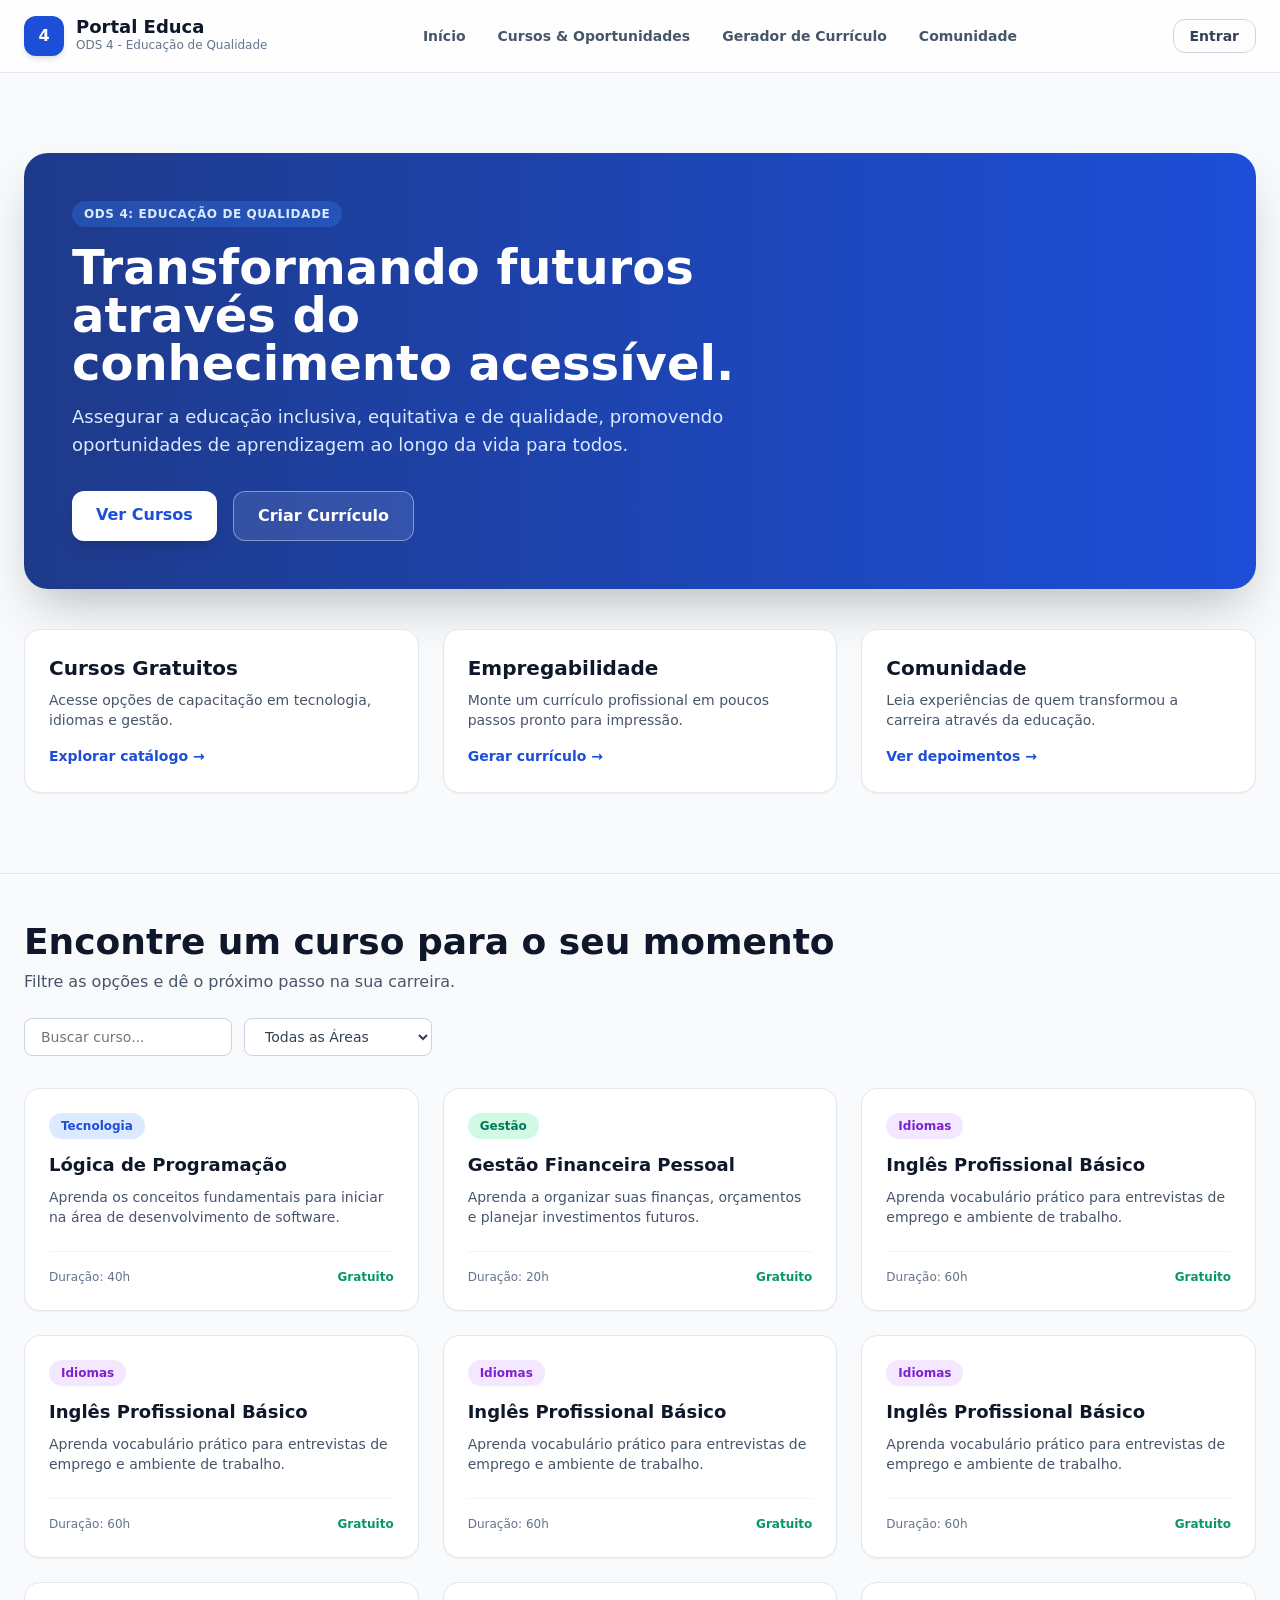
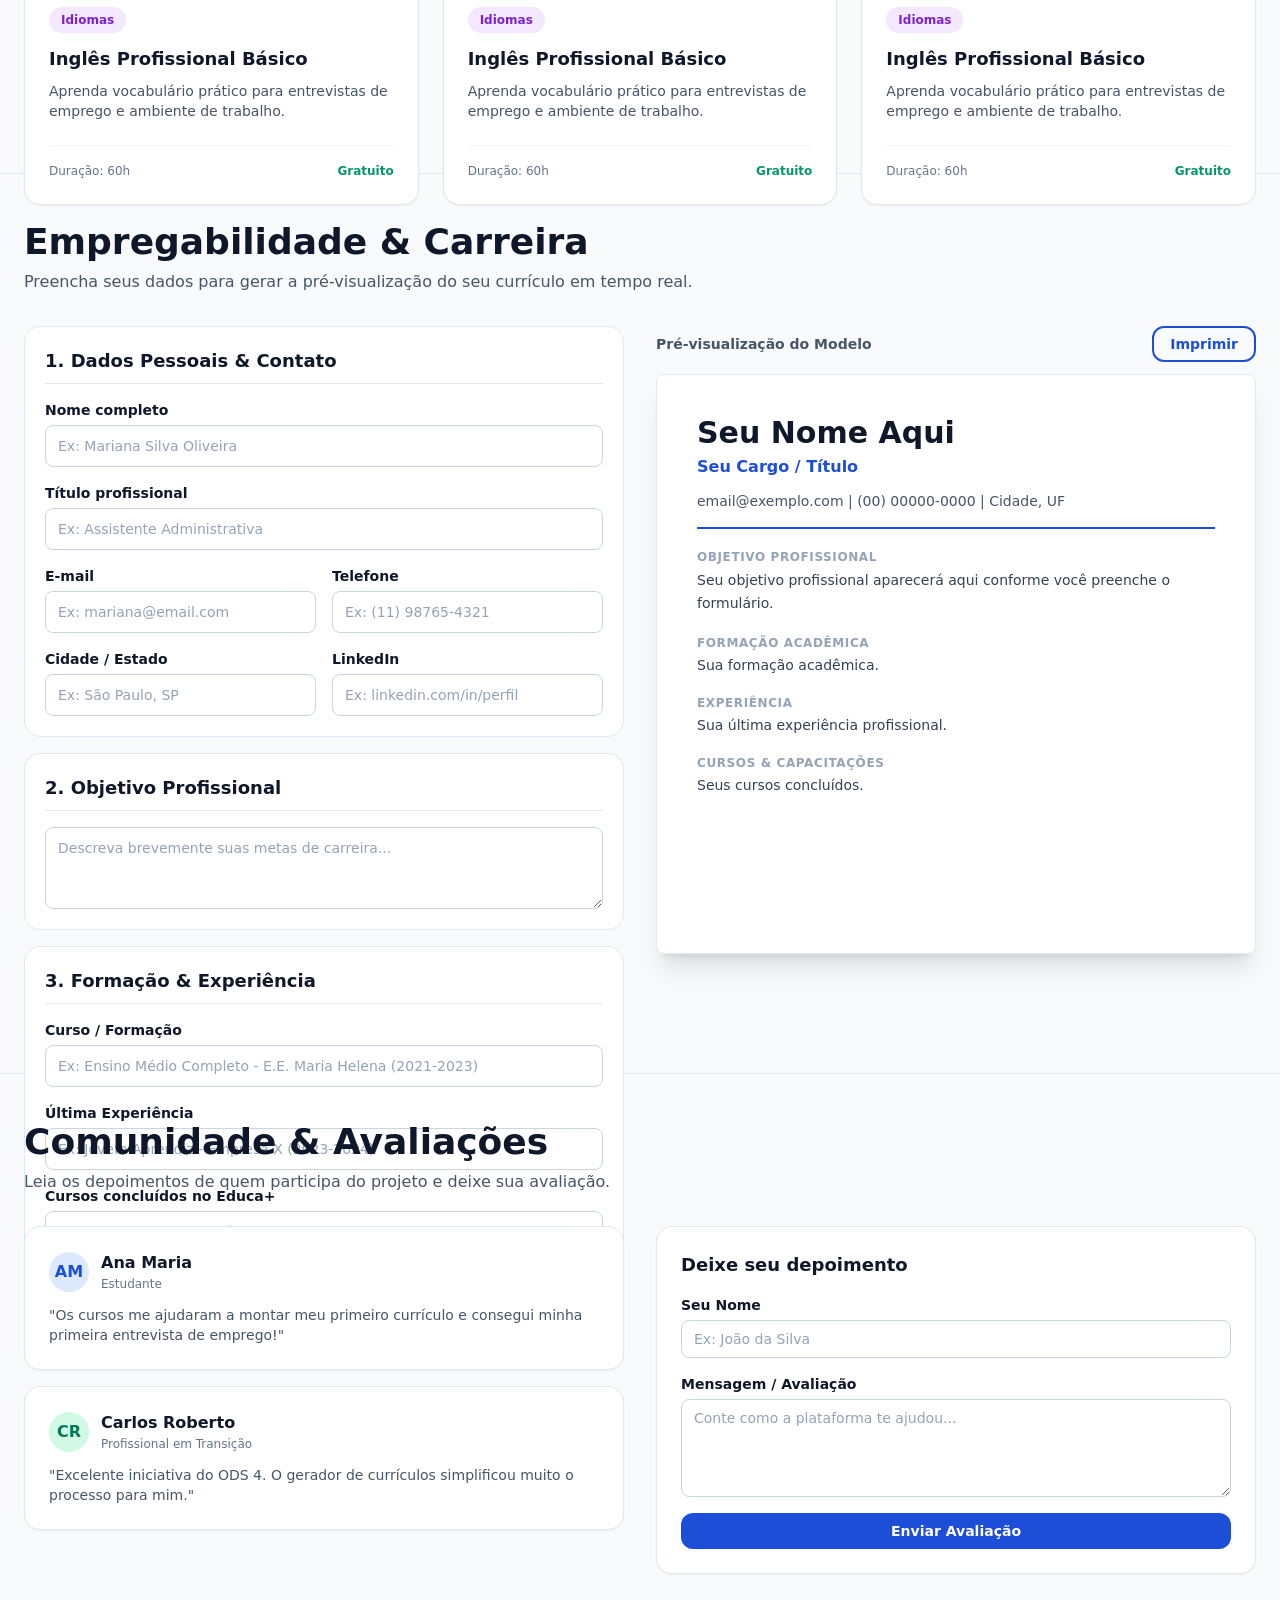
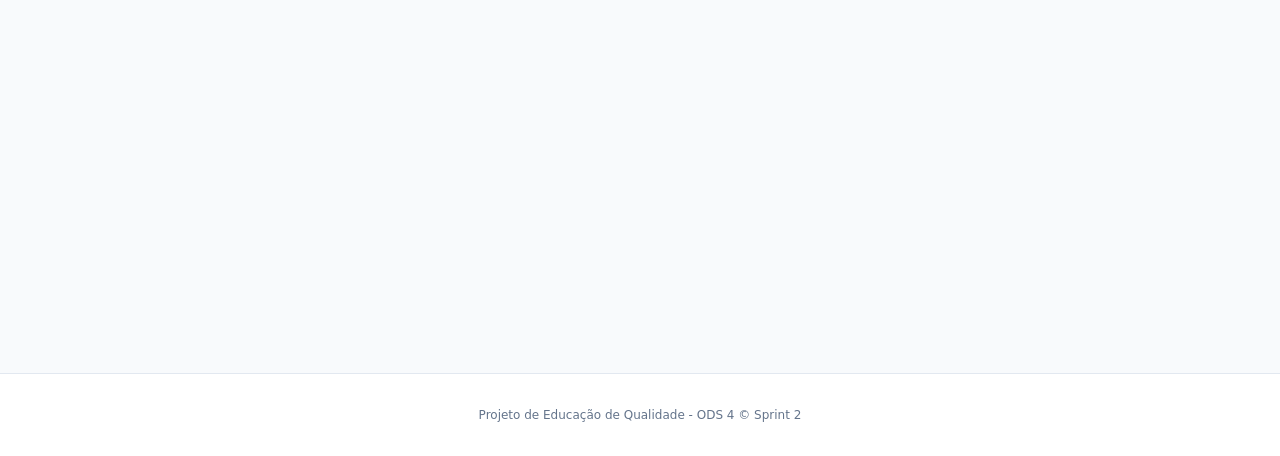
<file: EducacaodeQualidade/index.html>
<!DOCTYPE html>
<html lang="pt-BR">
<head>
  <meta charset="UTF-8">
  <meta name="viewport" content="width=device-width, initial-scale=1.0">
  <title>PORTAL | Educação de Qualidade - ODS 4</title>
  <meta name="description" content="Portal Educa+: cursos gratuitos, gerador de currículo e comunidade, baseado na ODS 4 da ONU.">

  <link rel="stylesheet" href="style.css">
</head>
<body>

  <!-- ===================== CABEÇALHO ===================== -->
  <header class="cabecalho-portal">
    <div class="container cabecalho-conteudo">

      <a href="#secao-apresentacao" class="marca-portal" aria-label="Educa+, voltar para o início">
        <span class="marca-simbolo" aria-hidden="true">4</span>
        <span>
          <span class="marca-nome">Portal Educa</span>
          <span class="marca-descricao">ODS 4 - Educação de Qualidade</span>
        </span>
      </a>

      <nav class="menu-principal" aria-label="Menu principal">
        <a href="#secao-apresentacao" class="menu-link">Início</a>
        <a href="#secao-cursos" class="menu-link">Cursos &amp; Oportunidades</a>
        <a href="#secao-curriculo" class="menu-link">Gerador de Currículo</a>
        <a href="#secao-comunidade" class="menu-link">Comunidade</a>
      </nav>

      <!-- FUTURO (JavaScript): este botão ainda não executa nenhuma ação -->
      <button type="button" class="botao-entrar">Entrar</button>

    </div>
  </header>

  <main id="conteudo-principal">

    <!-- ===================== INÍCIO / APRESENTAÇÃO ===================== -->
    <section id="secao-apresentacao" class="secao-apresentacao">
      <div class="container">

        <!-- Banner de apresentação -->
        <div class="banner-apresentacao">
          <div class="banner-conteudo">
            <span class="banner-etiqueta">ODS 4: Educação de Qualidade</span>
            <h1 class="banner-titulo">Transformando futuros através do conhecimento acessível.</h1>
            <p class="banner-texto">
              Assegurar a educação inclusiva, equitativa e de qualidade, promovendo oportunidades de aprendizagem ao longo da vida para todos.
            </p>
            <div class="banner-botoes">
              <a href="#secao-cursos" class="botao-banner-principal">Ver Cursos</a>
              <a href="#secao-curriculo" class="botao-banner-secundario">Criar Currículo</a>
            </div>
          </div>
        </div>

        <!-- Cartões de navegação rápida -->
        <div id="atalhos-portal" class="grade-cartoes atalhos-portal">

          <article class="cartao cartao-atalho">
            <h2 class="cartao-atalho-titulo">Cursos Gratuitos</h2>
            <p class="cartao-atalho-texto">Acesse opções de capacitação em tecnologia, idiomas e gestão.</p>
            <a href="#secao-cursos" class="cartao-atalho-link">Explorar catálogo &rarr;</a>
          </article>

          <article class="cartao cartao-atalho">
            <h2 class="cartao-atalho-titulo">Empregabilidade</h2>
            <p class="cartao-atalho-texto">Monte um currículo profissional em poucos passos pronto para impressão.</p>
            <a href="#secao-curriculo" class="cartao-atalho-link">Gerar currículo &rarr;</a>
          </article>

          <article class="cartao cartao-atalho cartao-atalho-largo">
            <h2 class="cartao-atalho-titulo">Comunidade</h2>
            <p class="cartao-atalho-texto">Leia experiências de quem transformou a carreira através da educação.</p>
            <a href="#secao-comunidade" class="cartao-atalho-link">Ver depoimentos &rarr;</a>
          </article>

        </div>
      </div>
    </section>

    <!-- ===================== CURSOS ===================== -->
    <section id="secao-cursos" class="secao-pagina">
      <div class="container">

        <h2 class="titulo-secao">Encontre um curso para o seu momento</h2>
        <p class="subtitulo-secao">Filtre as opções e dê o próximo passo na sua carreira.</p>

        <!-- Filtros (apenas visuais).
             FUTURO (JavaScript): filtrar a lista de cursos pela busca e pela área -->
        <div id="filtros-cursos" class="filtros-cursos">
          <label for="busca-curso" class="somente-leitor-de-tela">Buscar curso</label>
          <input type="text" id="busca-curso" class="filtro-campo" placeholder="Buscar curso...">

          <label for="filtro-area" class="somente-leitor-de-tela">Área do curso</label>
          <select id="filtro-area" class="filtro-campo filtro-area">
            <option>Todas as Áreas</option>
            <option>Tecnologia</option>
            <option>Gestão &amp; Negócios</option>
            <option>Idiomas</option>
          </select>
        </div>

        <!-- Lista de cursos -->
        <div id="lista-cursos" class="grade-cartoes lista-cursos">

          <article class="cartao cartao-curso">
            <span class="etiqueta-area etiqueta-tecnologia">Tecnologia</span>
            <h3 class="cartao-curso-titulo">Lógica de Programação</h3>
            <p class="cartao-curso-texto">Aprenda os conceitos fundamentais para iniciar na área de desenvolvimento de software.</p>
            <div class="cartao-curso-rodape">
              <span>Duração: 40h</span>
              <span class="curso-preco">Gratuito</span>
            </div>
          </article>

          <article class="cartao cartao-curso">
            <span class="etiqueta-area etiqueta-gestao">Gestão</span>
            <h3 class="cartao-curso-titulo">Gestão Financeira Pessoal</h3>
            <p class="cartao-curso-texto">Aprenda a organizar suas finanças, orçamentos e planejar investimentos futuros.</p>
            <div class="cartao-curso-rodape">
              <span>Duração: 20h</span>
              <span class="curso-preco">Gratuito</span>
            </div>
          </article>

          <article class="cartao cartao-curso">
            <span class="etiqueta-area etiqueta-idiomas">Idiomas</span>
            <h3 class="cartao-curso-titulo">Inglês Profissional Básico</h3>
            <p class="cartao-curso-texto">Aprenda vocabulário prático para entrevistas de emprego e ambiente de trabalho.</p>
            <div class="cartao-curso-rodape">
              <span>Duração: 60h</span>
              <span class="curso-preco">Gratuito</span>
            </div>
          </article>
          <article class="cartao cartao-curso">
            <span class="etiqueta-area etiqueta-idiomas">Idiomas</span>
            <h3 class="cartao-curso-titulo">Inglês Profissional Básico</h3>
            <p class="cartao-curso-texto">Aprenda vocabulário prático para entrevistas de emprego e ambiente de trabalho.</p>
            <div class="cartao-curso-rodape">
              <span>Duração: 60h</span>
              <span class="curso-preco">Gratuito</span>
            </div>
          </article>
          <article class="cartao cartao-curso">
            <span class="etiqueta-area etiqueta-idiomas">Idiomas</span>
            <h3 class="cartao-curso-titulo">Inglês Profissional Básico</h3>
            <p class="cartao-curso-texto">Aprenda vocabulário prático para entrevistas de emprego e ambiente de trabalho.</p>
            <div class="cartao-curso-rodape">
              <span>Duração: 60h</span>
              <span class="curso-preco">Gratuito</span>
            </div>
          </article>
          <article class="cartao cartao-curso">
            <span class="etiqueta-area etiqueta-idiomas">Idiomas</span>
            <h3 class="cartao-curso-titulo">Inglês Profissional Básico</h3>
            <p class="cartao-curso-texto">Aprenda vocabulário prático para entrevistas de emprego e ambiente de trabalho.</p>
            <div class="cartao-curso-rodape">
              <span>Duração: 60h</span>
              <span class="curso-preco">Gratuito</span>
            </div>
          </article>
          <article class="cartao cartao-curso">
            <span class="etiqueta-area etiqueta-idiomas">Idiomas</span>
            <h3 class="cartao-curso-titulo">Inglês Profissional Básico</h3>
            <p class="cartao-curso-texto">Aprenda vocabulário prático para entrevistas de emprego e ambiente de trabalho.</p>
            <div class="cartao-curso-rodape">
              <span>Duração: 60h</span>
              <span class="curso-preco">Gratuito</span>
            </div>
          </article>
          <article class="cartao cartao-curso">
            <span class="etiqueta-area etiqueta-idiomas">Idiomas</span>
            <h3 class="cartao-curso-titulo">Inglês Profissional Básico</h3>
            <p class="cartao-curso-texto">Aprenda vocabulário prático para entrevistas de emprego e ambiente de trabalho.</p>
            <div class="cartao-curso-rodape">
              <span>Duração: 60h</span>
              <span class="curso-preco">Gratuito</span>
            </div>
          </article>
          <article class="cartao cartao-curso">
            <span class="etiqueta-area etiqueta-idiomas">Idiomas</span>
            <h3 class="cartao-curso-titulo">Inglês Profissional Básico</h3>
            <p class="cartao-curso-texto">Aprenda vocabulário prático para entrevistas de emprego e ambiente de trabalho.</p>
            <div class="cartao-curso-rodape">
              <span>Duração: 60h</span>
              <span class="curso-preco">Gratuito</span>
            </div>
          </article>

        </div>
      </div>
    </section>

    <!-- ===================== GERADOR DE CURRÍCULO ===================== -->
    <section id="secao-curriculo" class="secao-pagina">
      <div class="container">

        <h2 class="titulo-secao">Empregabilidade &amp; Carreira</h2>
        <p class="subtitulo-secao">Preencha seus dados para gerar a pré-visualização do seu currículo em tempo real.</p>

        <div class="curriculo-colunas">

          <!-- COLUNA 1: formulário.
               FUTURO (JavaScript): copiar o que for digitado para a pré-visualização ao lado -->
          <form id="formulario-curriculo" class="formulario-curriculo">

            <div class="grupo-formulario">
              <h3 class="grupo-formulario-titulo">1. Dados Pessoais &amp; Contato</h3>
              <div class="grade-campos">
                <div class="campo-linha-inteira">
                  <label for="cv-nome" class="campo-rotulo">Nome completo</label>
                  <input type="text" id="cv-nome" class="campo-texto" placeholder="Ex: Mariana Silva Oliveira">
                </div>
                <div class="campo-linha-inteira">
                  <label for="cv-cargo" class="campo-rotulo">Título profissional</label>
                  <input type="text" id="cv-cargo" class="campo-texto" placeholder="Ex: Assistente Administrativa">
                </div>
                <div>
                  <label for="cv-email" class="campo-rotulo">E-mail</label>
                  <input type="email" id="cv-email" class="campo-texto" placeholder="Ex: mariana@email.com">
                </div>
                <div>
                  <label for="cv-telefone" class="campo-rotulo">Telefone</label>
                  <input type="tel" id="cv-telefone" class="campo-texto" placeholder="Ex: (11) 98765-4321">
                </div>
                <div>
                  <label for="cv-cidade" class="campo-rotulo">Cidade / Estado</label>
                  <input type="text" id="cv-cidade" class="campo-texto" placeholder="Ex: São Paulo, SP">
                </div>
                <div>
                  <label for="cv-linkedin" class="campo-rotulo">LinkedIn</label>
                  <input type="text" id="cv-linkedin" class="campo-texto" placeholder="Ex: linkedin.com/in/perfil">
                </div>
              </div>
            </div>

            <div class="grupo-formulario">
              <h3 class="grupo-formulario-titulo">2. Objetivo Profissional</h3>
              <div>
                <label for="cv-objetivo" class="somente-leitor-de-tela">Objetivo profissional</label>
                <textarea id="cv-objetivo" rows="3" class="campo-texto" placeholder="Descreva brevemente suas metas de carreira..."></textarea>
              </div>
            </div>

            <div class="grupo-formulario">
              <h3 class="grupo-formulario-titulo">3. Formação &amp; Experiência</h3>
              <div>
                <label for="cv-formacao" class="campo-rotulo">Curso / Formação</label>
                <input type="text" id="cv-formacao" class="campo-texto" placeholder="Ex: Ensino Médio Completo - E.E. Maria Helena (2021-2023)">
              </div>
              <div>
                <label for="cv-experiencia" class="campo-rotulo">Última Experiência</label>
                <input type="text" id="cv-experiencia" class="campo-texto" placeholder="Ex: Jovem Aprendiz - Empresa X (2023-2024)">
              </div>
              <div>
                <label for="cv-cursos" class="campo-rotulo">Cursos concluídos no Educa+</label>
                <textarea id="cv-cursos" rows="2" class="campo-texto" placeholder="Ex: Gestão Financeira Básica (20h), Comunicação Assertiva (12h)"></textarea>
              </div>
            </div>

            <!-- FUTURO (JavaScript): atualizar a pré-visualização ao clicar -->
            <button type="button" id="botao-gerar-curriculo" class="botao-principal botao-gerar-curriculo">
              Gerar / Atualizar Currículo
            </button>

          </form>

          <!-- COLUNA 2: pré-visualização do currículo (textos de exemplo fixos por enquanto) -->
          <div id="previa-curriculo" class="previa-curriculo">

            <div class="previa-cabecalho">
              <p class="previa-legenda">Pré-visualização do Modelo</p>
              <!-- FUTURO (JavaScript): abrir a janela de impressão -->
              <button type="button" id="botao-imprimir-curriculo" class="botao-contorno">Imprimir</button>
            </div>

            <article id="folha-curriculo" class="folha-curriculo">
              <header class="folha-cabecalho">
                <h3 id="previa-nome" class="folha-nome">Seu Nome Aqui</h3>
                <p id="previa-cargo" class="folha-cargo">Seu Cargo / Título</p>
                <p id="previa-contato" class="folha-contato">email@exemplo.com | (00) 00000-0000 | Cidade, UF</p>
              </header>

              <section class="folha-secao">
                <h4 class="folha-secao-titulo">Objetivo Profissional</h4>
                <p id="previa-objetivo" class="folha-secao-texto folha-secao-texto-longo">Seu objetivo profissional aparecerá aqui conforme você preenche o formulário.</p>
              </section>

              <section class="folha-secao">
                <h4 class="folha-secao-titulo">Formação Acadêmica</h4>
                <p id="previa-formacao" class="folha-secao-texto">Sua formação acadêmica.</p>
              </section>

              <section class="folha-secao">
                <h4 class="folha-secao-titulo">Experiência</h4>
                <p id="previa-experiencia" class="folha-secao-texto">Sua última experiência profissional.</p>
              </section>

              <section class="folha-secao">
                <h4 class="folha-secao-titulo">Cursos &amp; Capacitações</h4>
                <p id="previa-cursos" class="folha-secao-texto">Seus cursos concluídos.</p>
              </section>
            </article>

          </div>
        </div>

      </div>
    </section>

    <!-- ===================== COMUNIDADE ===================== -->
    <section id="secao-comunidade" class="secao-pagina">
      <div class="container">

        <h2 class="titulo-secao">Comunidade &amp; Avaliações</h2>
        <p class="subtitulo-secao">Leia os depoimentos de quem participa do projeto e deixe sua avaliação.</p>

        <div class="comunidade-colunas">

          <!-- COLUNA 1: lista de depoimentos -->
          <div id="lista-depoimentos" class="lista-depoimentos">

            <article class="cartao cartao-depoimento">
              <div class="depoimento-autor">
                <div class="avatar-depoimento avatar-cor-azul" aria-hidden="true">AM</div>
                <div>
                  <h3 class="depoimento-nome">Ana Maria</h3>
                  <span class="depoimento-perfil">Estudante</span>
                </div>
              </div>
              <p class="depoimento-texto">
                "Os cursos me ajudaram a montar meu primeiro currículo e consegui minha primeira entrevista de emprego!"
              </p>
            </article>

            <article class="cartao cartao-depoimento">
              <div class="depoimento-autor">
                <div class="avatar-depoimento avatar-cor-verde" aria-hidden="true">CR</div>
                <div>
                  <h3 class="depoimento-nome">Carlos Roberto</h3>
                  <span class="depoimento-perfil">Profissional em Transição</span>
                </div>
              </div>
              <p class="depoimento-texto">
                "Excelente iniciativa do ODS 4. O gerador de currículos simplificou muito o processo para mim."
              </p>
            </article>

          </div>

          <!-- COLUNA 2: formulário de avaliação.
               FUTURO (JavaScript): validar os campos e adicionar o depoimento à lista -->
          <div class="cartao cartao-avaliacao">
            <h3 class="cartao-avaliacao-titulo">Deixe seu depoimento</h3>
            <form id="formulario-avaliacao" class="formulario-avaliacao">
              <div>
                <label for="avaliacao-nome" class="campo-rotulo">Seu Nome</label>
                <input type="text" id="avaliacao-nome" class="campo-texto" placeholder="Ex: João da Silva">
              </div>
              <div>
                <label for="avaliacao-mensagem" class="campo-rotulo">Mensagem / Avaliação</label>
                <textarea id="avaliacao-mensagem" rows="4" class="campo-texto" placeholder="Conte como a plataforma te ajudou..."></textarea>
              </div>
              <button type="button" id="botao-enviar-avaliacao" class="botao-principal botao-enviar-avaliacao">
                Enviar Avaliação
              </button>
            </form>
          </div>

        </div>

      </div>
    </section>

  </main>

  <!-- ===================== RODAPÉ ===================== -->
  <footer class="rodape-portal">
    <div class="container">
      <p class="rodape-texto">Projeto de Educação de Qualidade - ODS 4 &copy; Sprint 2</p>
    </div>
  </footer>

</body>
</html>
</file>
<file: EducacaodeQualidade/style.css>
:root {
  /* Cor principal do portal */
  --cor-principal: #1d4ed8;
  --cor-principal-escura: #1e3a8a;
  --cor-principal-clara: #dbeafe;
  --cor-principal-muito-clara: #eff6ff;

  /* Tons de cinza usados em textos, bordas e fundos */
  --cor-fundo-pagina: #f8fafc;
  --cor-fundo-cartao: #ffffff;
  --cor-texto-titulo: #0f172a;
  --cor-texto-forte: #334155;
  --cor-texto: #475569;
  --cor-texto-suave: #64748b;
  --cor-texto-apagado: #94a3b8;
  --cor-borda: #e2e8f0;
  --cor-borda-campo: #cbd5e1;
  --cor-borda-clara: #f1f5f9;

  /* Cores de apoio */
  --cor-verde: #059669;
  --cor-verde-escuro: #047857;
  --cor-verde-claro: #d1fae5;
  --cor-roxo: #7e22ce;
  --cor-roxo-claro: #f3e8ff;

  /* Medidas */
  --largura-maxima: 80rem;
  --sombra-pequena: 0 1px 2px rgba(0, 0, 0, 0.05);
}


* {
  box-sizing: border-box;
}

html {
  scroll-behavior: smooth;
  -webkit-text-size-adjust: 100%;
}

body {
  margin: 0;
  background-color: var(--cor-fundo-pagina);
  color: var(--cor-texto-titulo);
  font-family: system-ui, -apple-system, "Segoe UI", Roboto, Arial, sans-serif;
  font-size: 1rem;
  line-height: 1.5;
  -webkit-font-smoothing: antialiased;
}

h1,
h2,
h3,
h4,
p {
  margin: 0;
}

a {
  color: inherit;
  text-decoration: none;
}

button,
input,
select,
textarea {
  font-family: inherit;
}

/* Caixa que centraliza o conteúdo e limita a largura */
.container {
  width: 100%;
  max-width: var(--largura-maxima);
  margin-left: auto;
  margin-right: auto;
  padding-left: 1rem;
  padding-right: 1rem;
}

/* Texto visível apenas para leitores de tela */
.somente-leitor-de-tela {
  position: absolute;
  width: 1px;
  height: 1px;
  overflow: hidden;
  clip: rect(0, 0, 0, 0);
  white-space: nowrap;
}

/* Contorno de foco para quem navega pelo teclado */
a:focus-visible,
button:focus-visible {
  outline: 2px solid var(--cor-principal);
  outline-offset: 2px;
}


.cabecalho-portal {
  position: sticky;
  top: 0;
  z-index: 50;
  background-color: rgba(255, 255, 255, 0.8);
  border-bottom: 1px solid var(--cor-borda);
  -webkit-backdrop-filter: blur(12px);
  backdrop-filter: blur(12px);
}

.cabecalho-conteudo {
  display: flex;
  flex-wrap: wrap;
  align-items: center;
  justify-content: space-between;
  padding-top: 1rem;
  padding-bottom: 1rem;
}

.marca-portal {
  display: flex;
  align-items: center;
  gap: 0.75rem;
}

.marca-simbolo {
  display: flex;
  align-items: center;
  justify-content: center;
  width: 2.5rem;
  height: 2.5rem;
  border-radius: 0.75rem;
  background-color: var(--cor-principal);
  color: #ffffff;
  font-weight: 900;
  box-shadow: 0 4px 6px -1px rgba(0, 0, 0, 0.1), 0 2px 4px -2px rgba(0, 0, 0, 0.1);
}

.marca-nome {
  display: block;
  font-size: 1.125rem;
  font-weight: 700;
  line-height: 1;
  color: var(--cor-texto-titulo);
}

.marca-descricao {
  display: block;
  font-size: 0.75rem;
  font-weight: 500;
  color: var(--cor-texto-suave);
}

.menu-principal {
  order: 3;
  width: 100%;
  margin-top: 0.75rem;
  display: flex;
  flex-wrap: wrap;
  gap: 0.5rem 1.25rem;
}

.menu-link {
  font-size: 0.875rem;
  font-weight: 600;
  color: var(--cor-texto);
  transition: color 0.15s;
}

.menu-link:hover {
  color: var(--cor-principal);
}

.botao-entrar {
  padding: 0.5rem 1rem;
  border: 1px solid var(--cor-borda-campo);
  border-radius: 0.75rem;
  background-color: transparent;
  color: var(--cor-texto-forte);
  font-size: 0.875rem;
  font-weight: 600;
  cursor: pointer;
  transition: background-color 0.15s;
}

.botao-entrar:hover {
  background-color: var(--cor-borda-clara);
}


.rodape-portal {
  padding-top: 2rem;
  padding-bottom: 2rem;
  background-color: #ffffff;
  border-top: 1px solid var(--cor-borda);
}

.rodape-texto {
  text-align: center;
  font-size: 0.75rem;
  color: var(--cor-texto-suave);
}

/* Usada pelas seções de cursos, currículo e comunidade */
.secao-pagina {
  padding-top: 3rem;
  padding-bottom: 3rem;
  border-top: 1px solid var(--cor-borda);
  height: 100vh;
}

/* Ao clicar no menu, a seção para abaixo do cabeçalho fixo */
.secao-apresentacao,
.secao-pagina {
  scroll-margin-top: 8.5rem;
}

.titulo-secao {
  font-size: 1.875rem;
  line-height: 2.25rem;
  font-weight: 800;
  color: var(--cor-texto-titulo);
}

.subtitulo-secao {
  margin-top: 0.5rem;
  color: var(--cor-texto);
}

/* Botão azul preenchido (ações principais dos formulários) */
.botao-principal {
  display: block;
  width: 100%;
  border: none;
  border-radius: 0.75rem;
  background-color: var(--cor-principal);
  color: #ffffff;
  font-weight: 600;
  cursor: pointer;
  transition: background-color 0.15s;
}

.botao-principal:hover {
  background-color: #1e40af;
}

.botao-gerar-curriculo {
  padding: 0.875rem 1.25rem;
  font-size: 1rem;
}

.botao-enviar-avaliacao {
  padding: 0.625rem 1rem;
  font-size: 0.875rem;
}

/* Botão apenas com contorno azul (Imprimir) */
.botao-contorno {
  padding: 0.5rem 1rem;
  border: 2px solid var(--cor-principal);
  border-radius: 0.75rem;
  background-color: transparent;
  color: var(--cor-principal);
  font-size: 0.875rem;
  font-weight: 600;
  cursor: pointer;
  transition: background-color 0.15s;
}

.botao-contorno:hover {
  background-color: var(--cor-principal-muito-clara);
}

.campo-rotulo {
  display: block;
  margin-bottom: 0.25rem;
  font-size: 0.875rem;
  font-weight: 600;
  color: var(--cor-texto-titulo);
}

.campo-texto {
  display: block;
  width: 100%;
  padding: 0.625rem 0.75rem;
  border: 1px solid var(--cor-borda-campo);
  border-radius: 0.5rem;
  background-color: #ffffff;
  color: var(--cor-texto-titulo);
  font-size: 0.875rem;
  line-height: 1.25rem;
}

.campo-texto::placeholder {
  color: var(--cor-texto-apagado);
}

.campo-texto:focus {
  outline: none;
  border-color: var(--cor-principal);
}

textarea.campo-texto {
  resize: vertical;
}


/* Base usada por todos os cartões brancos do portal */
.cartao {
  background-color: var(--cor-fundo-cartao);
  border: 1px solid var(--cor-borda);
  border-radius: 1rem;
  box-shadow: var(--sombra-pequena);
}

/* Grade de cartões: 1 coluna no celular, 2 e 3 em telas maiores */
.grade-cartoes {
  display: grid;
  grid-template-columns: 1fr;
  gap: 1.5rem;
}


.secao-apresentacao {
  padding-top: 3rem;
  padding-bottom: 3rem;
}

.banner-apresentacao {
  padding: 2rem;
  border-radius: 1.5rem;
  background: linear-gradient(to right, var(--cor-principal-escura), var(--cor-principal));
  color: #ffffff;
  box-shadow: 0 25px 50px -12px rgba(0, 0, 0, 0.25);
}

.banner-conteudo {
  max-width: 42rem;
}

.banner-etiqueta {
  display: inline-block;
  padding: 0.25rem 0.75rem;
  border-radius: 9999px;
  background-color: rgba(59, 130, 246, 0.3);
  color: var(--cor-principal-clara);
  font-size: 0.75rem;
  font-weight: 600;
  text-transform: uppercase;
  letter-spacing: 0.05em;
}

.banner-titulo {
  margin-top: 1rem;
  font-size: 1.875rem;
  line-height: 2.25rem;
  font-weight: 900;
}

.banner-texto {
  margin-top: 1rem;
  color: var(--cor-principal-clara);
}

.banner-botoes {
  margin-top: 2rem;
  display: flex;
  flex-wrap: wrap;
  gap: 1rem;
}

.botao-banner-principal {
  padding: 0.75rem 1.5rem;
  border-radius: 0.75rem;
  background-color: #ffffff;
  color: var(--cor-principal);
  font-weight: 700;
  box-shadow: 0 10px 15px -3px rgba(0, 0, 0, 0.1), 0 4px 6px -4px rgba(0, 0, 0, 0.1);
  transition: transform 0.15s;
}

.botao-banner-principal:hover {
  transform: scale(1.05);
}

.botao-banner-secundario {
  padding: 0.75rem 1.5rem;
  border: 1px solid rgba(255, 255, 255, 0.4);
  border-radius: 0.75rem;
  background-color: rgba(255, 255, 255, 0.1);
  color: #ffffff;
  font-weight: 600;
}

.botao-banner-secundario:hover {
  background-color: rgba(255, 255, 255, 0.2);
}


.atalhos-portal {
  margin-top: 2.5rem;
}

.cartao-atalho {
  padding: 1.5rem;
}

.cartao-atalho-titulo {
  font-size: 1.25rem;
  line-height: 1.75rem;
  font-weight: 700;
  color: var(--cor-texto-titulo);
}

.cartao-atalho-texto {
  margin-top: 0.5rem;
  font-size: 0.875rem;
  line-height: 1.25rem;
  color: var(--cor-texto);
}

.cartao-atalho-link {
  display: inline-block;
  margin-top: 1rem;
  font-size: 0.875rem;
  font-weight: 600;
  color: var(--cor-principal);
}

.cartao-atalho-link:hover {
  text-decoration: underline;
}


.filtros-cursos {
  margin-top: 1.5rem;
  display: flex;
  flex-wrap: wrap;
  gap: 0.75rem;
}

.filtro-campo {
  padding: 0.5rem 1rem;
  border: 1px solid var(--cor-borda-campo);
  border-radius: 0.5rem;
  background-color: #ffffff;
  color: var(--cor-texto-titulo);
  font-size: 0.875rem;
  line-height: 1.25rem;
}

.filtro-campo:focus {
  outline: none;
  border-color: var(--cor-principal);
}

.filtro-area {
  color: var(--cor-texto-forte);
}

.lista-cursos {
  margin-top: 2rem;
}

.cartao-curso {
  padding: 1.5rem;
}

/* Etiqueta com a área do curso */
.etiqueta-area {
  display: inline-block;
  padding: 0.25rem 0.75rem;
  border-radius: 9999px;
  font-size: 0.75rem;
  font-weight: 700;
}

.etiqueta-tecnologia {
  background-color: var(--cor-principal-clara);
  color: var(--cor-principal);
}

.etiqueta-gestao {
  background-color: var(--cor-verde-claro);
  color: var(--cor-verde-escuro);
}

.etiqueta-idiomas {
  background-color: var(--cor-roxo-claro);
  color: var(--cor-roxo);
}

.cartao-curso-titulo {
  margin-top: 0.75rem;
  font-size: 1.125rem;
  line-height: 1.75rem;
  font-weight: 700;
  color: var(--cor-texto-titulo);
}

.cartao-curso-texto {
  margin-top: 0.5rem;
  font-size: 0.875rem;
  line-height: 1.25rem;
  color: var(--cor-texto);
}

.cartao-curso-rodape {
  margin-top: 1.5rem;
  padding-top: 1rem;
  border-top: 1px solid var(--cor-borda-clara);
  display: flex;
  align-items: center;
  justify-content: space-between;
  font-size: 0.75rem;
  font-weight: 500;
  color: var(--cor-texto-suave);
}

.curso-preco {
  font-weight: 700;
  color: var(--cor-verde);
}

/* Duas colunas: formulário e pré-visualização (1 coluna no celular) */
.curriculo-colunas {
  margin-top: 2rem;
  display: grid;
  grid-template-columns: 1fr;
  align-items: start;
  gap: 2rem;
}

.formulario-curriculo {
  display: flex;
  flex-direction: column;
  gap: 1rem;
}

/* Cada bloco numerado do formulário */
.grupo-formulario {
  padding: 1.25rem;
  display: flex;
  flex-direction: column;
  gap: 1rem;
  border-radius: 1rem;
  border: 1px solid var(--cor-borda);
  background-color: #ffffff;
}

.grupo-formulario-titulo {
  padding-bottom: 0.5rem;
  border-bottom: 1px solid #e5e7eb;
  font-size: 1.125rem;
  line-height: 1.75rem;
  font-weight: 700;
  color: var(--cor-texto-titulo);
}

.grade-campos {
  display: grid;
  grid-template-columns: 1fr;
  gap: 1rem;
}

/* Cabeçalho acima da folha: texto + botão Imprimir */
.previa-cabecalho {
  margin-bottom: 0.75rem;
  display: flex;
  align-items: center;
  justify-content: space-between;
  gap: 0.5rem;
}

.previa-legenda {
  font-size: 0.875rem;
  font-weight: 600;
  color: var(--cor-texto);
}

/* A "folha" do currículo */
.folha-curriculo {
  min-height: 580px;
  padding: 2rem;
  border: 1px solid var(--cor-borda);
  border-radius: 0.5rem;
  background-color: #ffffff;
  box-shadow: 0 20px 25px -5px rgba(0, 0, 0, 0.1), 0 8px 10px -6px rgba(0, 0, 0, 0.1);
}

.folha-cabecalho {
  padding-bottom: 1rem;
  border-bottom: 2px solid var(--cor-principal);
}

.folha-nome {
  font-size: 1.5rem;
  line-height: 2rem;
  font-weight: 800;
  color: var(--cor-texto-titulo);
}

.folha-cargo {
  margin-top: 0.25rem;
  font-weight: 600;
  color: var(--cor-principal);
}

.folha-contato {
  margin-top: 0.75rem;
  font-size: 0.875rem;
  line-height: 1.25rem;
  color: var(--cor-texto);
}

.folha-secao {
  margin-top: 1.25rem;
}

.folha-secao-titulo {
  font-size: 0.75rem;
  line-height: 1rem;
  font-weight: 800;
  text-transform: uppercase;
  letter-spacing: 0.05em;
  color: var(--cor-texto-apagado);
}

.folha-secao-texto {
  margin-top: 0.25rem;
  font-size: 0.875rem;
  line-height: 1.25rem;
  color: var(--cor-texto-forte);
}

.folha-secao-texto-longo {
  line-height: 1.625;
}


.comunidade-colunas {
  margin-top: 2rem;
  display: grid;
  grid-template-columns: 1fr;
  gap: 2rem;
}

.lista-depoimentos {
  display: flex;
  flex-direction: column;
  gap: 1rem;
}

.cartao-depoimento {
  padding: 1.5rem;
}

.depoimento-autor {
  display: flex;
  align-items: center;
  gap: 0.75rem;
}

/* Círculo com as iniciais da pessoa */
.avatar-depoimento {
  display: flex;
  align-items: center;
  justify-content: center;
  width: 2.5rem;
  height: 2.5rem;
  border-radius: 50%;
  font-weight: 700;
}

.avatar-cor-azul {
  background-color: var(--cor-principal-clara);
  color: var(--cor-principal);
}

.avatar-cor-verde {
  background-color: var(--cor-verde-claro);
  color: var(--cor-verde-escuro);
}

.depoimento-nome {
  font-size: 1rem;
  font-weight: 700;
  color: var(--cor-texto-titulo);
}

.depoimento-perfil {
  display: block;
  font-size: 0.75rem;
  color: var(--cor-texto-suave);
}

.depoimento-texto {
  margin-top: 0.75rem;
  font-size: 0.875rem;
  line-height: 1.25rem;
  color: var(--cor-texto);
}

.cartao-avaliacao {
  padding: 1.5rem;
}

.cartao-avaliacao-titulo {
  font-size: 1.125rem;
  line-height: 1.75rem;
  font-weight: 700;
  color: var(--cor-texto-titulo);
}

.formulario-avaliacao {
  margin-top: 1rem;
  display: flex;
  flex-direction: column;
  gap: 1rem;
}

/* Os campos deste formulário são um pouco mais baixos */
.formulario-avaliacao .campo-texto {
  padding-top: 0.5rem;
  padding-bottom: 0.5rem;
}


/* ----------------------------------------------------------
   13. RESPONSIVIDADE (TELAS MAIORES)
   O CSS acima é o do celular. Aqui ajustamos para telas maiores.
   ---------------------------------------------------------- */

/* A partir de 640px (celular grande / tablet em pé) */
@media (min-width: 640px) {
  .container {
    padding-left: 1.5rem;
    padding-right: 1.5rem;
  }

  .titulo-secao {
    font-size: 2.25rem;
    line-height: 2.5rem;
  }

  .banner-titulo {
    font-size: 3rem;
    line-height: 1;
  }

  .banner-texto {
    font-size: 1.125rem;
    line-height: 1.75rem;
  }

  .grade-cartoes {
    grid-template-columns: 1fr 1fr;
  }

  /* O terceiro atalho ocupa a linha inteira enquanto há 2 colunas */
  .cartao-atalho-largo {
    grid-column: span 2;
  }

  .grade-campos {
    grid-template-columns: 1fr 1fr;
  }

  .campo-linha-inteira {
    grid-column: span 2;
  }

  .folha-curriculo {
    padding: 2.5rem;
  }

  .folha-nome {
    font-size: 1.875rem;
    line-height: 2.25rem;
  }
}

/* A partir de 768px (tablet deitado): menu na mesma linha da marca */
@media (min-width: 768px) {
  .menu-principal {
    order: 0;
    width: auto;
    margin-top: 0;
    gap: 2rem;
  }

  /* O cabeçalho fica mais baixo, então a margem de rolagem diminui */
  .secao-apresentacao,
  .secao-pagina {
    scroll-margin-top: 4.5rem;
  }

  .secao-apresentacao {
    padding-top: 5rem;
    padding-bottom: 5rem;
  }

  .banner-apresentacao {
    padding: 3rem;
  }
}

/* A partir de 1024px (notebook / desktop) */
@media (min-width: 1024px) {
  .grade-cartoes {
    grid-template-columns: 1fr 1fr 1fr;
  }

  .cartao-atalho-largo {
    grid-column: auto;
  }

  .curriculo-colunas {
    grid-template-columns: 1fr 1fr;
  }

  .comunidade-colunas {
    grid-template-columns: 1fr 1fr;
  }

  /* A pré-visualização acompanha a rolagem da página */
  .previa-curriculo {
    position: sticky;
    top: 6rem;
  }
}

/* Respeita quem prefere menos movimento na tela */
@media (prefers-reduced-motion: reduce) {
  html {
    scroll-behavior: auto;
  }
}
</file>
